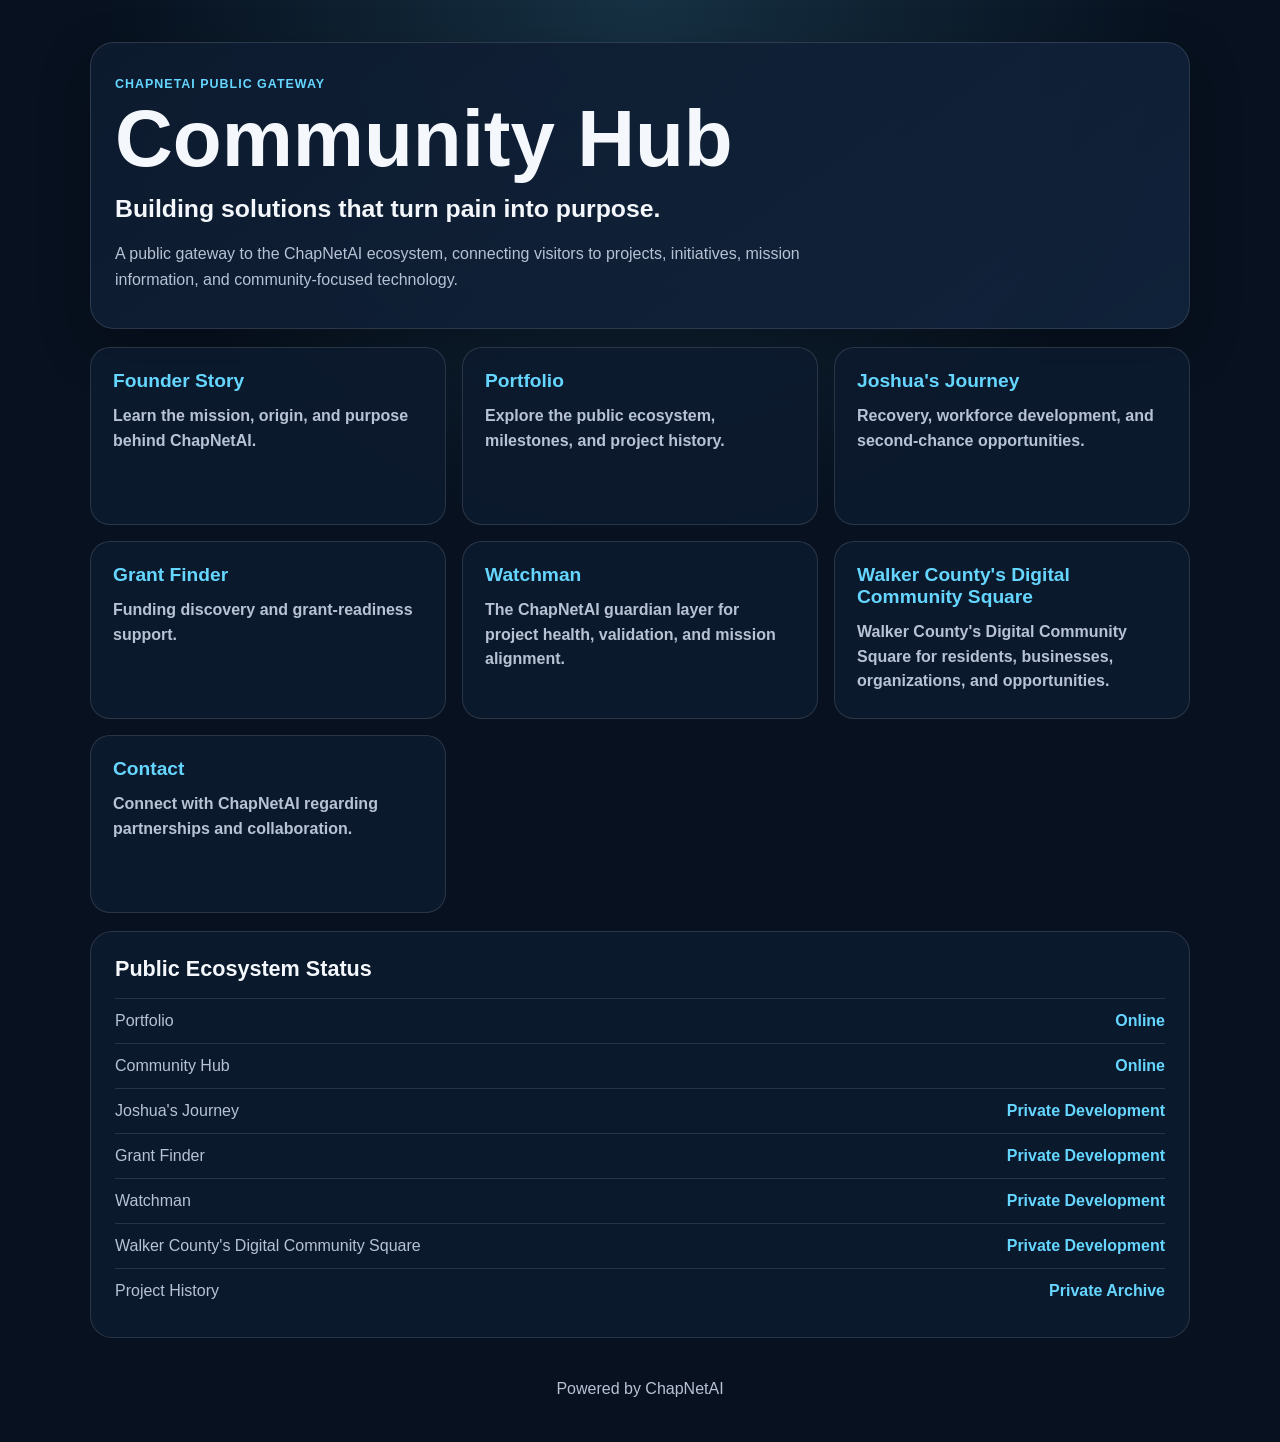
<file: templates/index.html>
<!DOCTYPE html>
<html lang="en">
<head>
    <meta charset="UTF-8">
    <title>ChapNetAI Community Hub</title>
    <meta name="viewport" content="width=device-width, initial-scale=1.0">
    <link rel="stylesheet" href="/static/style.css">
</head>
<body>
    <main class="page">
        <section class="hero">
            <p class="eyebrow">ChapNetAI Public Gateway</p>
            <h1>Community Hub</h1>
            <p class="tagline">Building solutions that turn pain into purpose.</p>
            <p class="summary">
                A public gateway to the ChapNetAI ecosystem, connecting visitors to projects,
                initiatives, mission information, and community-focused technology.
            </p>
        </section>

        <section class="grid">

            <a class="card" href="/founder-story">
                <h2>Founder Story</h2>
                <p>Learn the mission, origin, and purpose behind ChapNetAI.</p>
            </a>

            <a class="card" href="/portfolio">
                <h2>Portfolio</h2>
                <p>Explore the public ecosystem, milestones, and project history.</p>
            </a>

            <a class="card" href="/joshuas-journey">
                <h2>Joshua's Journey</h2>
                <p>Recovery, workforce development, and second-chance opportunities.</p>
            </a>

            <a class="card" href="/grant-finder">
                <h2>Grant Finder</h2>
                <p>Funding discovery and grant-readiness support.</p>
            </a>

            <a class="card" href="/watchman">
                <h2>Watchman</h2>
                <p>The ChapNetAI guardian layer for project health, validation, and mission alignment.</p>
            </a>

            <a class="card" href="/local-loop">
                <h2>Walker County's Digital Community Square</h2>
                <p>Walker County's Digital Community Square for residents, businesses, organizations, and opportunities.</p>
            </a>

            <a class="card" href="/contact">
                <h2>Contact</h2>
                <p>Connect with ChapNetAI regarding partnerships and collaboration.</p>
            </a>

        </section>

        <section class="status-panel">
            <h2>Public Ecosystem Status</h2>

            <div class="status-row">
                <span>Portfolio</span>
                <strong>Online</strong>
            </div>

            <div class="status-row">
                <span>Community Hub</span>
                <strong>Online</strong>
            </div>

            <div class="status-row">
                <span>Joshua's Journey</span>
                <strong>Private Development</strong>
            </div>

            <div class="status-row">
                <span>Grant Finder</span>
                <strong>Private Development</strong>
            </div>

            <div class="status-row">
                <span>Watchman</span>
                <strong>Private Development</strong>
            </div>

            <div class="status-row">
                <span>Walker County's Digital Community Square</span>
                <strong>Private Development</strong>
            </div>

            <div class="status-row">
                <span>Project History</span>
                <strong>Private Archive</strong>
            </div>
        </section>

        <footer>
            <p>Powered by ChapNetAI</p>
        </footer>
    </main>
</body>
</html>
</file>
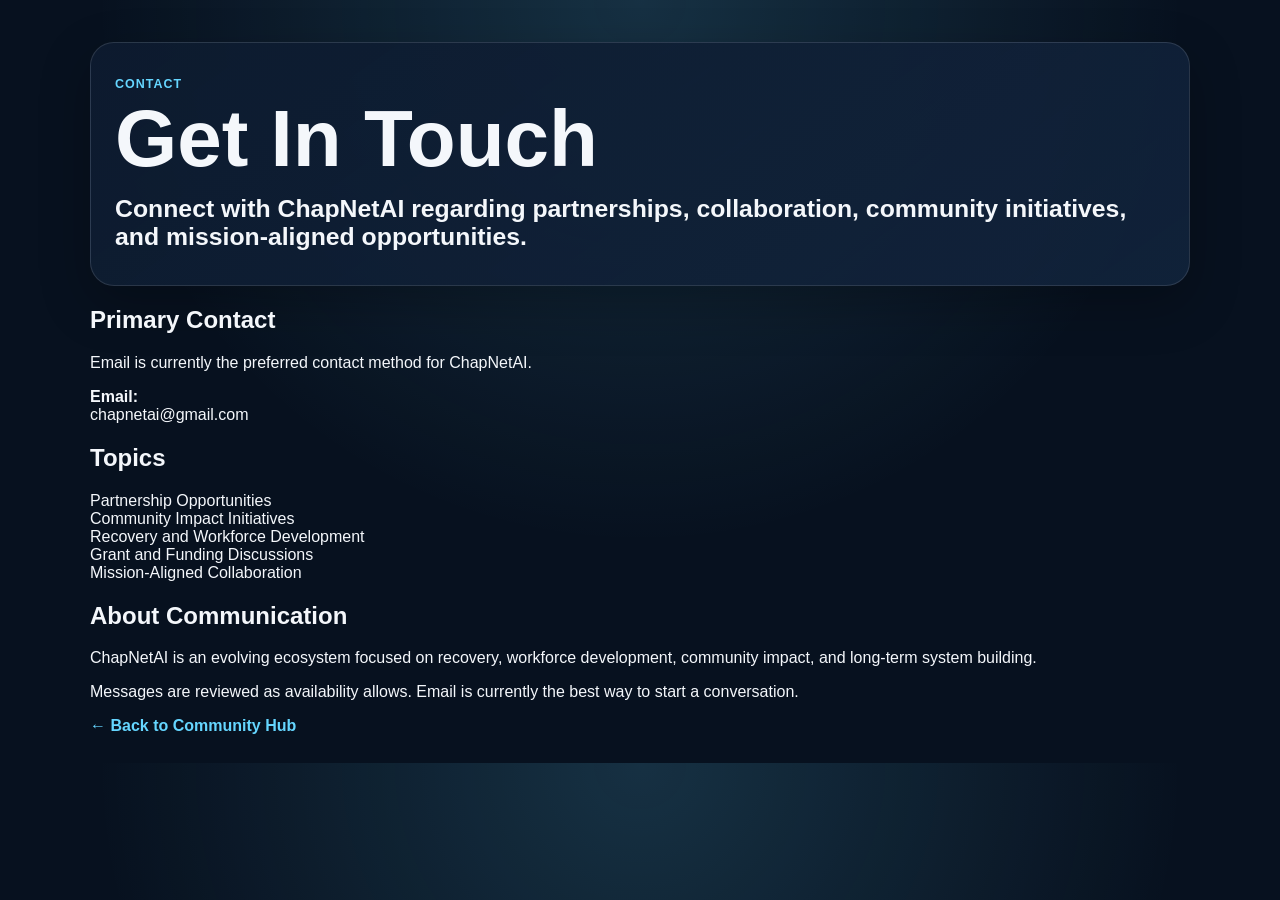
<file: templates/contact.html>
<!DOCTYPE html>
<html lang="en">
<head>
    <meta charset="UTF-8">
    <title>Contact | ChapNetAI Community Hub</title>
    <meta name="viewport" content="width=device-width, initial-scale=1.0">
    <link rel="stylesheet" href="/static/style.css">
</head>
<body>
    <main class="page content-page">
        <section class="hero light-hero">
            <p class="eyebrow">Contact</p>
            <h1>Get In Touch</h1>
            <p class="tagline">
                Connect with ChapNetAI regarding partnerships, collaboration, community initiatives, and mission-aligned opportunities.
            </p>
        </section>

        <section class="content-card">
            <h2>Primary Contact</h2>

            <p>
                Email is currently the preferred contact method for ChapNetAI.
            </p>

            <div class="mission-list">
                <div>
                    <strong>Email:</strong><br>
                    chapnetai@gmail.com
                </div>
            </div>
        </section>

        <section class="content-card">
            <h2>Topics</h2>

            <div class="mission-list">
                <div>Partnership Opportunities</div>
                <div>Community Impact Initiatives</div>
                <div>Recovery and Workforce Development</div>
                <div>Grant and Funding Discussions</div>
                <div>Mission-Aligned Collaboration</div>
            </div>
        </section>

        <section class="content-card">
            <h2>About Communication</h2>

            <p>
                ChapNetAI is an evolving ecosystem focused on recovery, workforce development,
                community impact, and long-term system building.
            </p>

            <p>
                Messages are reviewed as availability allows.
                Email is currently the best way to start a conversation.
            </p>
        </section>

        <nav class="page-actions">
            <a class="button-link" href="/">← Back to Community Hub</a>
        </nav>
    </main>
</body>
</html>
</file>
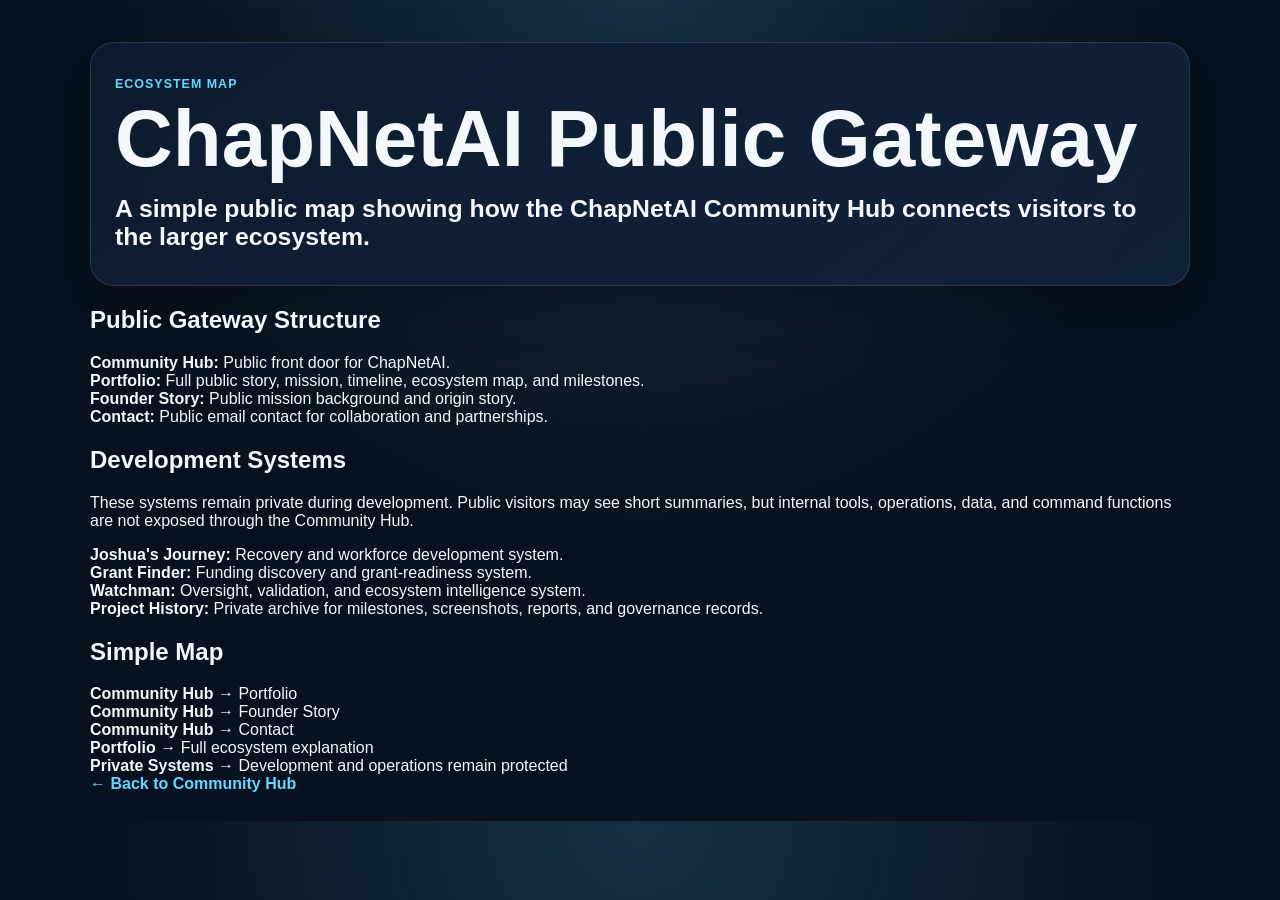
<file: templates/ecosystem_map.html>
<!DOCTYPE html>
<html lang="en">
<head>
    <meta charset="UTF-8">
    <title>Ecosystem Map | ChapNetAI Community Hub</title>
    <meta name="viewport" content="width=device-width, initial-scale=1.0">
    <link rel="stylesheet" href="/static/style.css">
</head>
<body>
    <main class="page content-page">
        <section class="hero light-hero">
            <p class="eyebrow">Ecosystem Map</p>
            <h1>ChapNetAI Public Gateway</h1>
            <p class="tagline">
                A simple public map showing how the ChapNetAI Community Hub connects visitors to the larger ecosystem.
            </p>
        </section>

        <section class="content-card">
            <h2>Public Gateway Structure</h2>
            <div class="mission-list">
                <div><strong>Community Hub:</strong> Public front door for ChapNetAI.</div>
                <div><strong>Portfolio:</strong> Full public story, mission, timeline, ecosystem map, and milestones.</div>
                <div><strong>Founder Story:</strong> Public mission background and origin story.</div>
                <div><strong>Contact:</strong> Public email contact for collaboration and partnerships.</div>
            </div>
        </section>

        <section class="content-card">
            <h2>Development Systems</h2>
            <p>
                These systems remain private during development. Public visitors may see short summaries, but internal tools,
                operations, data, and command functions are not exposed through the Community Hub.
            </p>

            <div class="mission-list">
                <div><strong>Joshua's Journey:</strong> Recovery and workforce development system.</div>
                <div><strong>Grant Finder:</strong> Funding discovery and grant-readiness system.</div>
                <div><strong>Watchman:</strong> Oversight, validation, and ecosystem intelligence system.</div>
                <div><strong>Project History:</strong> Private archive for milestones, screenshots, reports, and governance records.</div>
            </div>
        </section>

        <section class="content-card">
            <h2>Simple Map</h2>
            <div class="mission-list">
                <div><strong>Community Hub</strong> → Portfolio</div>
                <div><strong>Community Hub</strong> → Founder Story</div>
                <div><strong>Community Hub</strong> → Contact</div>
                <div><strong>Portfolio</strong> → Full ecosystem explanation</div>
                <div><strong>Private Systems</strong> → Development and operations remain protected</div>
            </div>
        </section>

        <nav class="page-actions">
            <a class="button-link" href="/">← Back to Community Hub</a>
        </nav>
    </main>
</body>
</html>
</file>
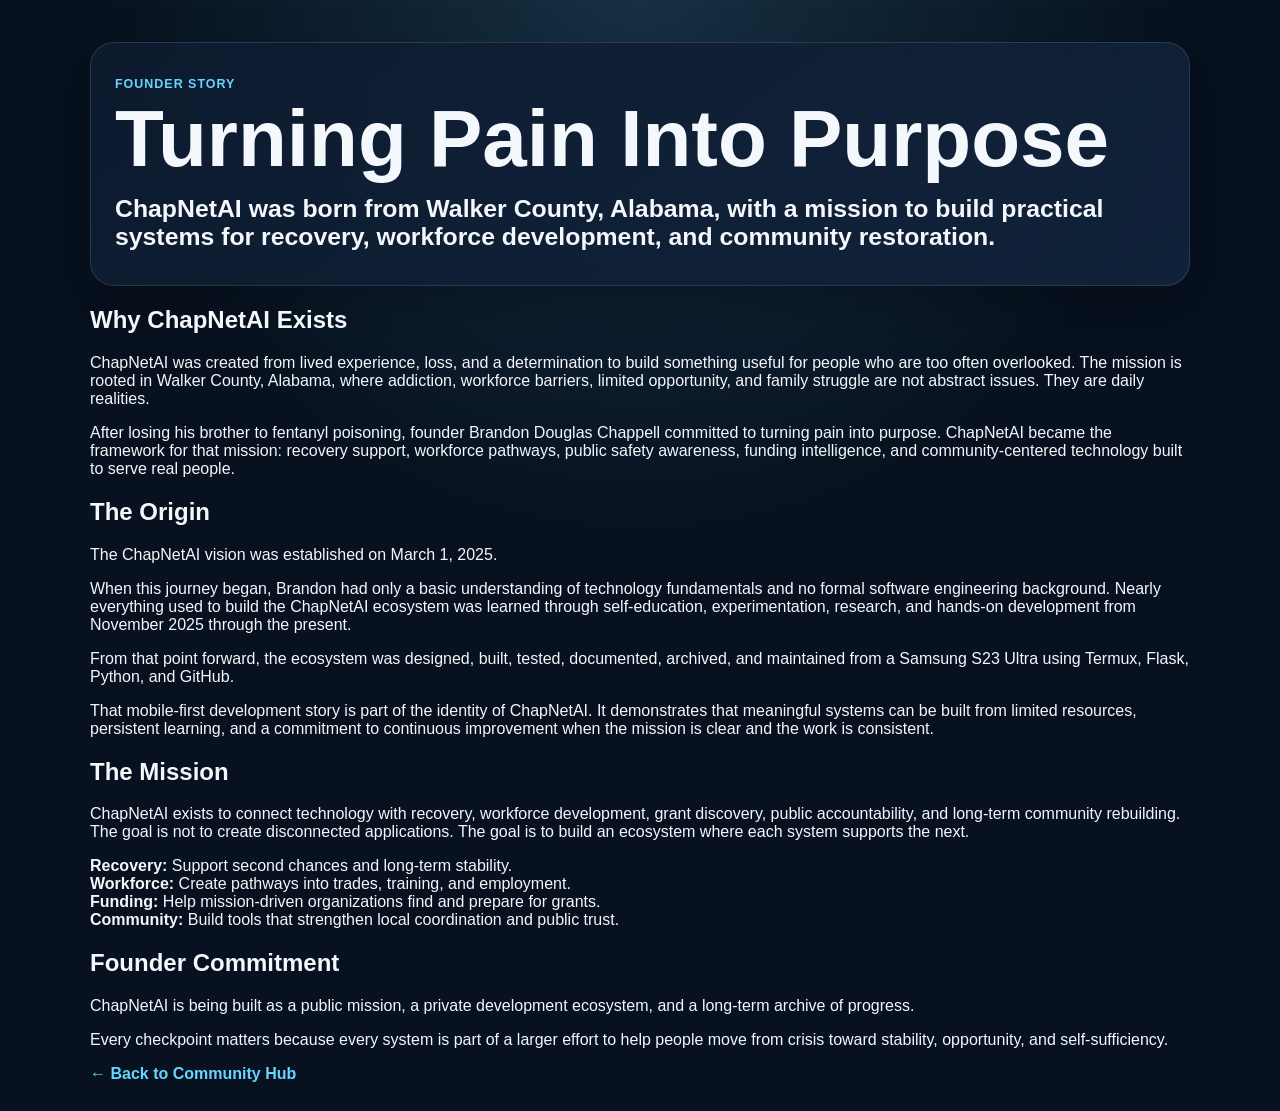
<file: templates/founder_story.html>
<!DOCTYPE html>
<html lang="en">
<head>
    <meta charset="UTF-8">
    <title>Founder Story | ChapNetAI Community Hub</title>
    <meta name="viewport" content="width=device-width, initial-scale=1.0">
    <link rel="stylesheet" href="/static/style.css">
</head>
<body>
    <main class="page content-page">
        <section class="hero light-hero">
            <p class="eyebrow">Founder Story</p>
            <h1>Turning Pain Into Purpose</h1>
            <p class="tagline">
                ChapNetAI was born from Walker County, Alabama, with a mission to build practical systems for recovery, workforce development, and community restoration.
            </p>
        </section>

        <section class="content-card">
            <h2>Why ChapNetAI Exists</h2>

            <p>
                ChapNetAI was created from lived experience, loss, and a determination to build something useful for people who are too often overlooked.
                The mission is rooted in Walker County, Alabama, where addiction, workforce barriers, limited opportunity, and family struggle are not abstract issues.
                They are daily realities.
            </p>

            <p>
                After losing his brother to fentanyl poisoning, founder Brandon Douglas Chappell committed to turning pain into purpose.
                ChapNetAI became the framework for that mission: recovery support, workforce pathways, public safety awareness, funding intelligence,
                and community-centered technology built to serve real people.
            </p>
        </section>

        <section class="content-card">
            <h2>The Origin</h2>

            <p>
                The ChapNetAI vision was established on March 1, 2025.
            </p>

            <p>
                When this journey began, Brandon had only a basic understanding of technology fundamentals and no formal software engineering background.
                Nearly everything used to build the ChapNetAI ecosystem was learned through self-education, experimentation, research, and hands-on development
                from November 2025 through the present.
            </p>

            <p>
                From that point forward, the ecosystem was designed, built, tested, documented, archived, and maintained from a Samsung S23 Ultra using
                Termux, Flask, Python, and GitHub.
            </p>

            <p>
                That mobile-first development story is part of the identity of ChapNetAI.
                It demonstrates that meaningful systems can be built from limited resources, persistent learning, and a commitment to continuous improvement
                when the mission is clear and the work is consistent.
            </p>
        </section>

        <section class="content-card">
            <h2>The Mission</h2>

            <p>
                ChapNetAI exists to connect technology with recovery, workforce development, grant discovery, public accountability,
                and long-term community rebuilding.
                The goal is not to create disconnected applications.
                The goal is to build an ecosystem where each system supports the next.
            </p>

            <div class="mission-list">
                <div><strong>Recovery:</strong> Support second chances and long-term stability.</div>
                <div><strong>Workforce:</strong> Create pathways into trades, training, and employment.</div>
                <div><strong>Funding:</strong> Help mission-driven organizations find and prepare for grants.</div>
                <div><strong>Community:</strong> Build tools that strengthen local coordination and public trust.</div>
            </div>
        </section>

        <section class="content-card">
            <h2>Founder Commitment</h2>

            <p>
                ChapNetAI is being built as a public mission, a private development ecosystem,
                and a long-term archive of progress.
            </p>

            <p>
                Every checkpoint matters because every system is part of a larger effort to help people move from crisis toward stability,
                opportunity, and self-sufficiency.
            </p>
        </section>

        <nav class="page-actions">
            <a class="button-link" href="/">← Back to Community Hub</a>
        </nav>
    </main>
</body>
</html>
</file>
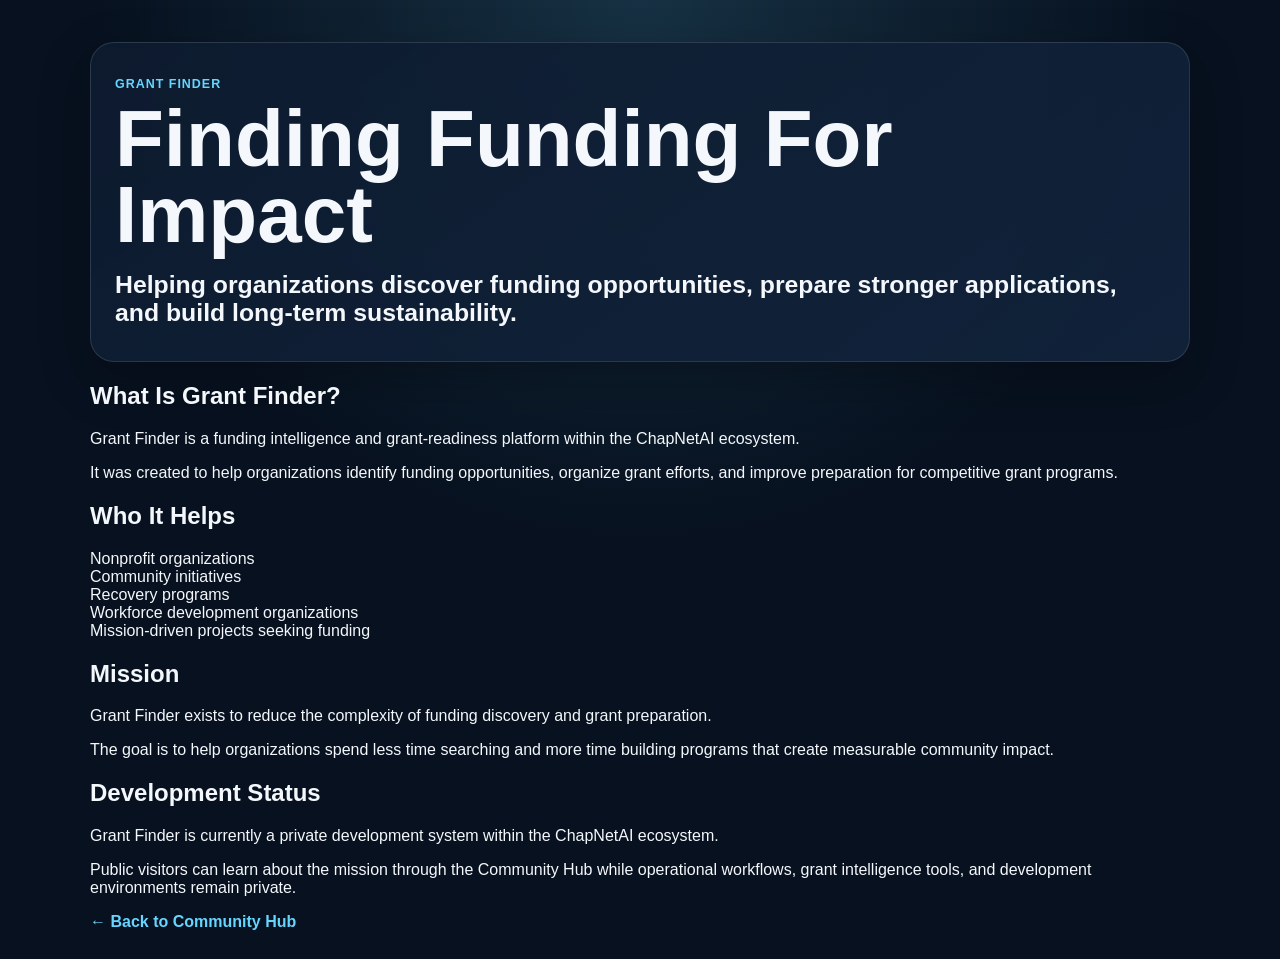
<file: templates/grant_finder.html>
<!DOCTYPE html>
<html lang="en">
<head>
    <meta charset="UTF-8">
    <title>Grant Finder | ChapNetAI Community Hub</title>
    <meta name="viewport" content="width=device-width, initial-scale=1.0">
    <link rel="stylesheet" href="/static/style.css">
</head>
<body>
    <main class="page content-page">

        <section class="hero light-hero">
            <p class="eyebrow">Grant Finder</p>
            <h1>Finding Funding For Impact</h1>
            <p class="tagline">
                Helping organizations discover funding opportunities, prepare stronger applications, and build long-term sustainability.
            </p>
        </section>

        <section class="content-card">
            <h2>What Is Grant Finder?</h2>

            <p>
                Grant Finder is a funding intelligence and grant-readiness platform within the ChapNetAI ecosystem.
            </p>

            <p>
                It was created to help organizations identify funding opportunities, organize grant efforts,
                and improve preparation for competitive grant programs.
            </p>
        </section>

        <section class="content-card">
            <h2>Who It Helps</h2>

            <div class="mission-list">
                <div>Nonprofit organizations</div>
                <div>Community initiatives</div>
                <div>Recovery programs</div>
                <div>Workforce development organizations</div>
                <div>Mission-driven projects seeking funding</div>
            </div>
        </section>

        <section class="content-card">
            <h2>Mission</h2>

            <p>
                Grant Finder exists to reduce the complexity of funding discovery and grant preparation.
            </p>

            <p>
                The goal is to help organizations spend less time searching and more time building programs
                that create measurable community impact.
            </p>
        </section>

        <section class="content-card">
            <h2>Development Status</h2>

            <p>
                Grant Finder is currently a private development system within the ChapNetAI ecosystem.
            </p>

            <p>
                Public visitors can learn about the mission through the Community Hub while operational workflows,
                grant intelligence tools, and development environments remain private.
            </p>
        </section>

        <nav class="page-actions">
            <a class="button-link" href="/">← Back to Community Hub</a>
        </nav>

    </main>
</body>
</html>
</file>
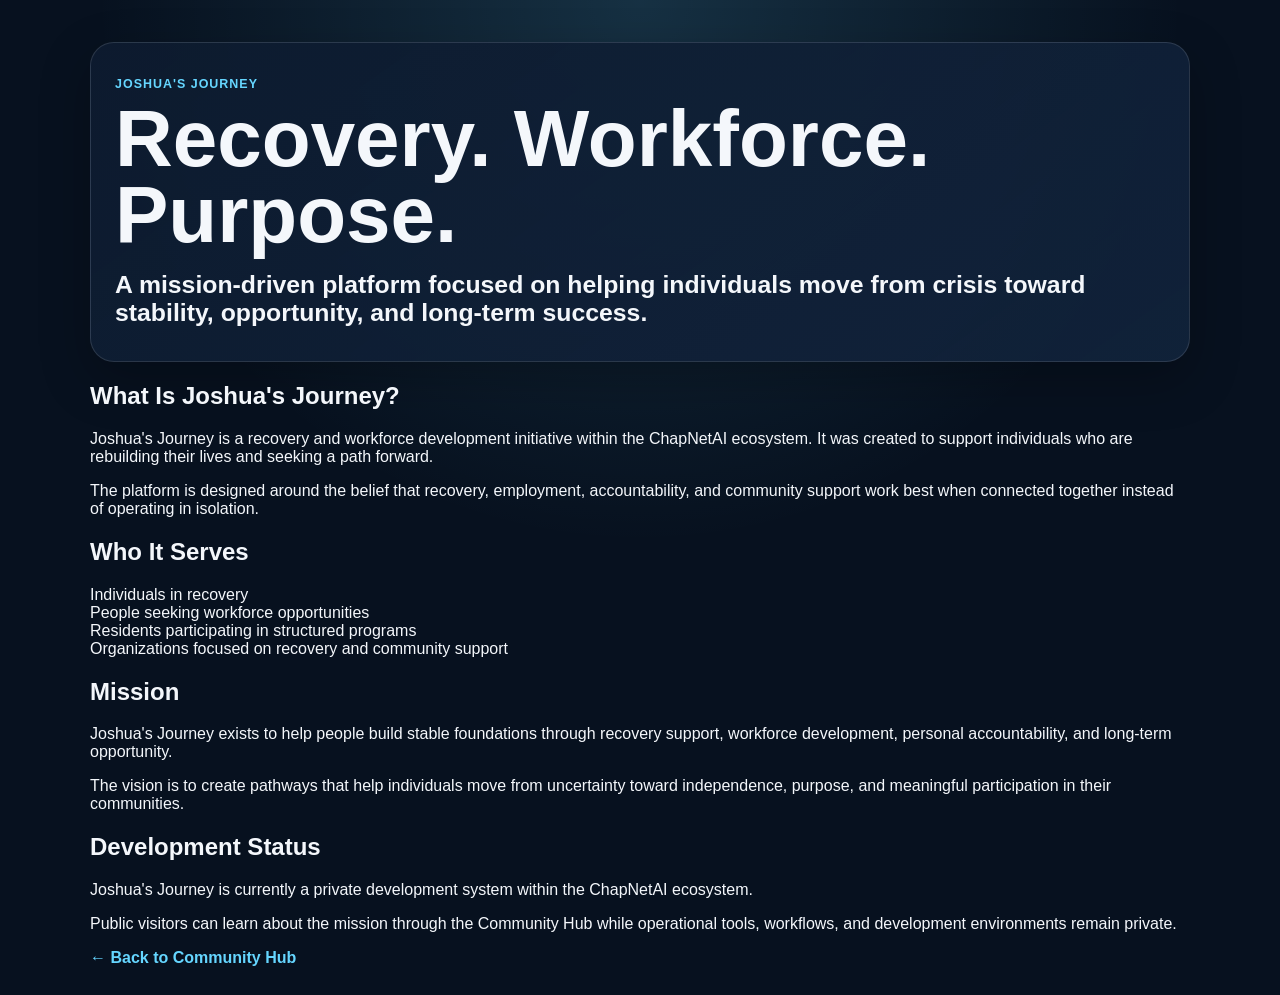
<file: templates/joshuas_journey.html>
<!DOCTYPE html>
<html lang="en">
<head>
    <meta charset="UTF-8">
    <title>Joshua's Journey | ChapNetAI Community Hub</title>
    <meta name="viewport" content="width=device-width, initial-scale=1.0">
    <link rel="stylesheet" href="/static/style.css">
</head>
<body>
    <main class="page content-page">

        <section class="hero light-hero">
            <p class="eyebrow">Joshua's Journey</p>
            <h1>Recovery. Workforce. Purpose.</h1>
            <p class="tagline">
                A mission-driven platform focused on helping individuals move from crisis toward stability, opportunity, and long-term success.
            </p>
        </section>

        <section class="content-card">
            <h2>What Is Joshua's Journey?</h2>

            <p>
                Joshua's Journey is a recovery and workforce development initiative within the ChapNetAI ecosystem.
                It was created to support individuals who are rebuilding their lives and seeking a path forward.
            </p>

            <p>
                The platform is designed around the belief that recovery, employment, accountability, and community support
                work best when connected together instead of operating in isolation.
            </p>
        </section>

        <section class="content-card">
            <h2>Who It Serves</h2>

            <div class="mission-list">
                <div>Individuals in recovery</div>
                <div>People seeking workforce opportunities</div>
                <div>Residents participating in structured programs</div>
                <div>Organizations focused on recovery and community support</div>
            </div>
        </section>

        <section class="content-card">
            <h2>Mission</h2>

            <p>
                Joshua's Journey exists to help people build stable foundations through recovery support,
                workforce development, personal accountability, and long-term opportunity.
            </p>

            <p>
                The vision is to create pathways that help individuals move from uncertainty toward
                independence, purpose, and meaningful participation in their communities.
            </p>
        </section>

        <section class="content-card">
            <h2>Development Status</h2>

            <p>
                Joshua's Journey is currently a private development system within the ChapNetAI ecosystem.
            </p>

            <p>
                Public visitors can learn about the mission through the Community Hub while operational tools,
                workflows, and development environments remain private.
            </p>
        </section>

        <nav class="page-actions">
            <a class="button-link" href="/">← Back to Community Hub</a>
        </nav>

    </main>
</body>
</html>
</file>
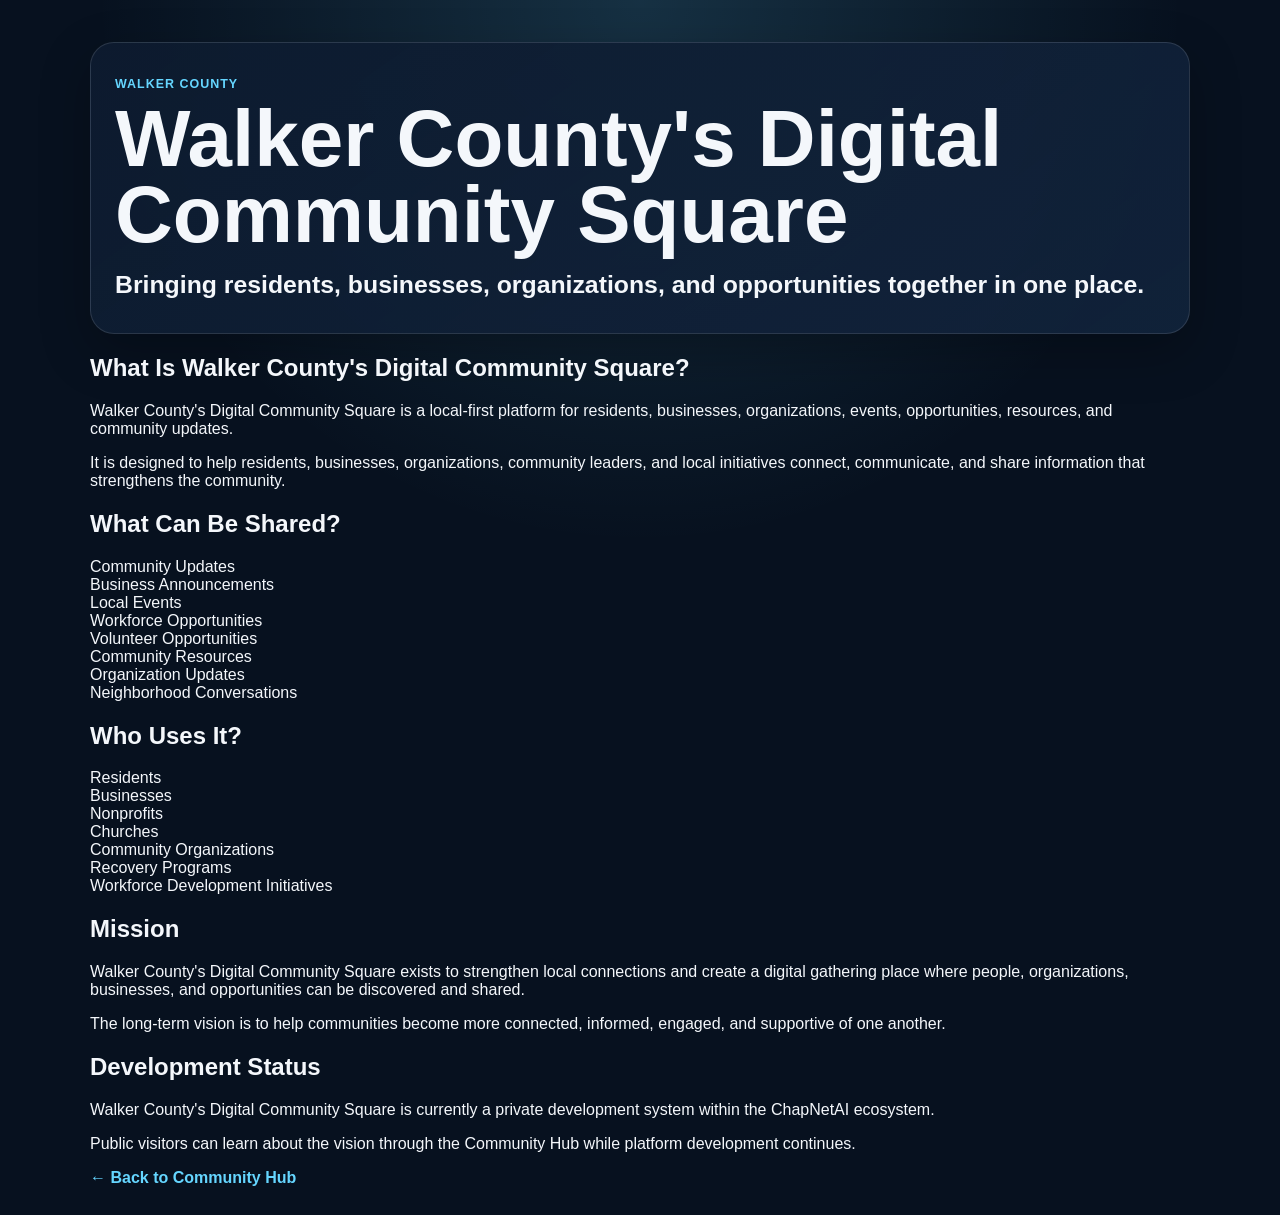
<file: templates/local_loop.html>
<!DOCTYPE html>
<html lang="en">
<head>
    <meta charset="UTF-8">
    <title>Walker County's Digital Community Square | ChapNetAI Community Hub</title>
    <meta name="viewport" content="width=device-width, initial-scale=1.0">
    <link rel="stylesheet" href="/static/style.css">
</head>
<body>
    <main class="page content-page">

        <section class="hero light-hero">
            <p class="eyebrow">Walker County</p>
            <h1>Walker County's Digital Community Square</h1>
            <p class="tagline">
                Bringing residents, businesses, organizations, and opportunities together in one place.
            </p>
        </section>

        <section class="content-card">
            <h2>What Is Walker County's Digital Community Square?</h2>

            <p>
                Walker County's Digital Community Square is a local-first platform for residents, businesses, organizations, events, opportunities, resources, and community updates.
            </p>

            <p>
                It is designed to help residents, businesses, organizations,
                community leaders, and local initiatives connect, communicate,
                and share information that strengthens the community.
            </p>
        </section>

        <section class="content-card">
            <h2>What Can Be Shared?</h2>

            <div class="mission-list">
                <div>Community Updates</div>
                <div>Business Announcements</div>
                <div>Local Events</div>
                <div>Workforce Opportunities</div>
                <div>Volunteer Opportunities</div>
                <div>Community Resources</div>
                <div>Organization Updates</div>
                <div>Neighborhood Conversations</div>
            </div>
        </section>

        <section class="content-card">
            <h2>Who Uses It?</h2>

            <div class="mission-list">
                <div>Residents</div>
                <div>Businesses</div>
                <div>Nonprofits</div>
                <div>Churches</div>
                <div>Community Organizations</div>
                <div>Recovery Programs</div>
                <div>Workforce Development Initiatives</div>
            </div>
        </section>

        <section class="content-card">
            <h2>Mission</h2>

            <p>
                Walker County's Digital Community Square exists to strengthen local connections and create a
                digital gathering place where people, organizations, businesses,
                and opportunities can be discovered and shared.
            </p>

            <p>
                The long-term vision is to help communities become more connected,
                informed, engaged, and supportive of one another.
            </p>
        </section>

        <section class="content-card">
            <h2>Development Status</h2>

            <p>
                Walker County's Digital Community Square is currently a private development system within the
                ChapNetAI ecosystem.
            </p>

            <p>
                Public visitors can learn about the vision through the Community Hub
                while platform development continues.
            </p>
        </section>

        <nav class="page-actions">
            <a class="button-link" href="/">← Back to Community Hub</a>
        </nav>

    </main>
</body>
</html>
</file>
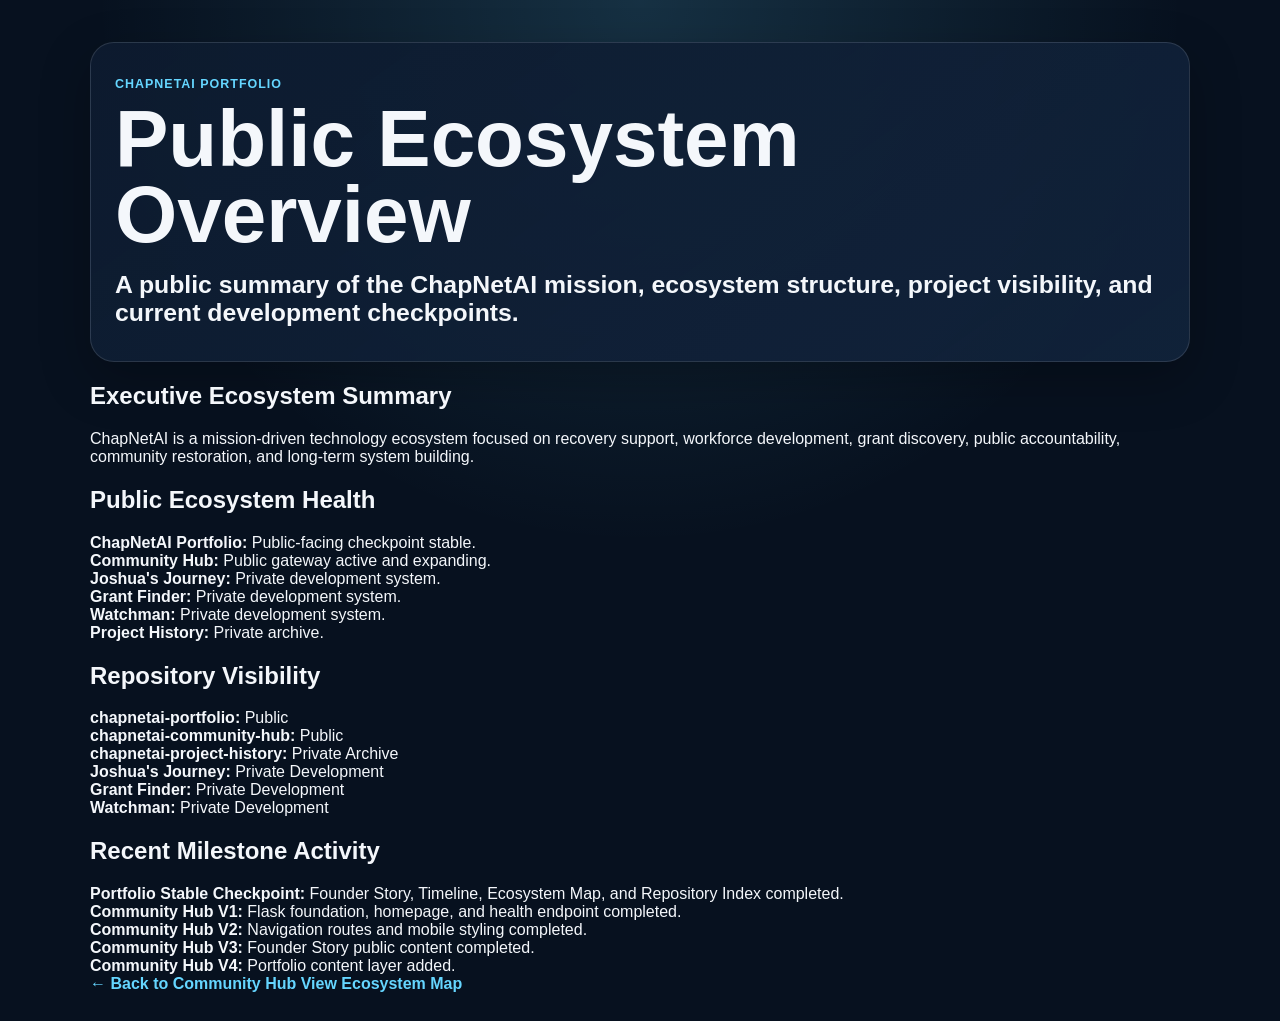
<file: templates/portfolio.html>
<!DOCTYPE html>
<html lang="en">
<head>
    <meta charset="UTF-8">
    <title>Portfolio | ChapNetAI Community Hub</title>
    <meta name="viewport" content="width=device-width, initial-scale=1.0">
    <link rel="stylesheet" href="/static/style.css">
</head>
<body>
    <main class="page content-page">
        <section class="hero light-hero">
            <p class="eyebrow">ChapNetAI Portfolio</p>
            <h1>Public Ecosystem Overview</h1>
            <p class="tagline">
                A public summary of the ChapNetAI mission, ecosystem structure, project visibility, and current development checkpoints.
            </p>
        </section>

        <section class="content-card">
            <h2>Executive Ecosystem Summary</h2>
            <p>
                ChapNetAI is a mission-driven technology ecosystem focused on recovery support, workforce development,
                grant discovery, public accountability, community restoration, and long-term system building.
            </p>
        </section>

        <section class="content-card">
            <h2>Public Ecosystem Health</h2>
            <div class="mission-list">
                <div><strong>ChapNetAI Portfolio:</strong> Public-facing checkpoint stable.</div>
                <div><strong>Community Hub:</strong> Public gateway active and expanding.</div>
                <div><strong>Joshua's Journey:</strong> Private development system.</div>
                <div><strong>Grant Finder:</strong> Private development system.</div>
                <div><strong>Watchman:</strong> Private development system.</div>
                <div><strong>Project History:</strong> Private archive.</div>
            </div>
        </section>

        <section class="content-card">
            <h2>Repository Visibility</h2>
            <div class="mission-list">
                <div><strong>chapnetai-portfolio:</strong> Public</div>
                <div><strong>chapnetai-community-hub:</strong> Public</div>
                <div><strong>chapnetai-project-history:</strong> Private Archive</div>
                <div><strong>Joshua's Journey:</strong> Private Development</div>
                <div><strong>Grant Finder:</strong> Private Development</div>
                <div><strong>Watchman:</strong> Private Development</div>
            </div>
        </section>

        <section class="content-card">
            <h2>Recent Milestone Activity</h2>
            <div class="mission-list">
                <div><strong>Portfolio Stable Checkpoint:</strong> Founder Story, Timeline, Ecosystem Map, and Repository Index completed.</div>
                <div><strong>Community Hub V1:</strong> Flask foundation, homepage, and health endpoint completed.</div>
                <div><strong>Community Hub V2:</strong> Navigation routes and mobile styling completed.</div>
                <div><strong>Community Hub V3:</strong> Founder Story public content completed.</div>
                <div><strong>Community Hub V4:</strong> Portfolio content layer added.</div>
            </div>
        </section>

        <nav class="page-actions">
            <a class="button-link" href="/">← Back to Community Hub</a>
            <a class="button-link secondary" href="/ecosystem-map">View Ecosystem Map</a>
        </nav>
    </main>
</body>
</html>
</file>
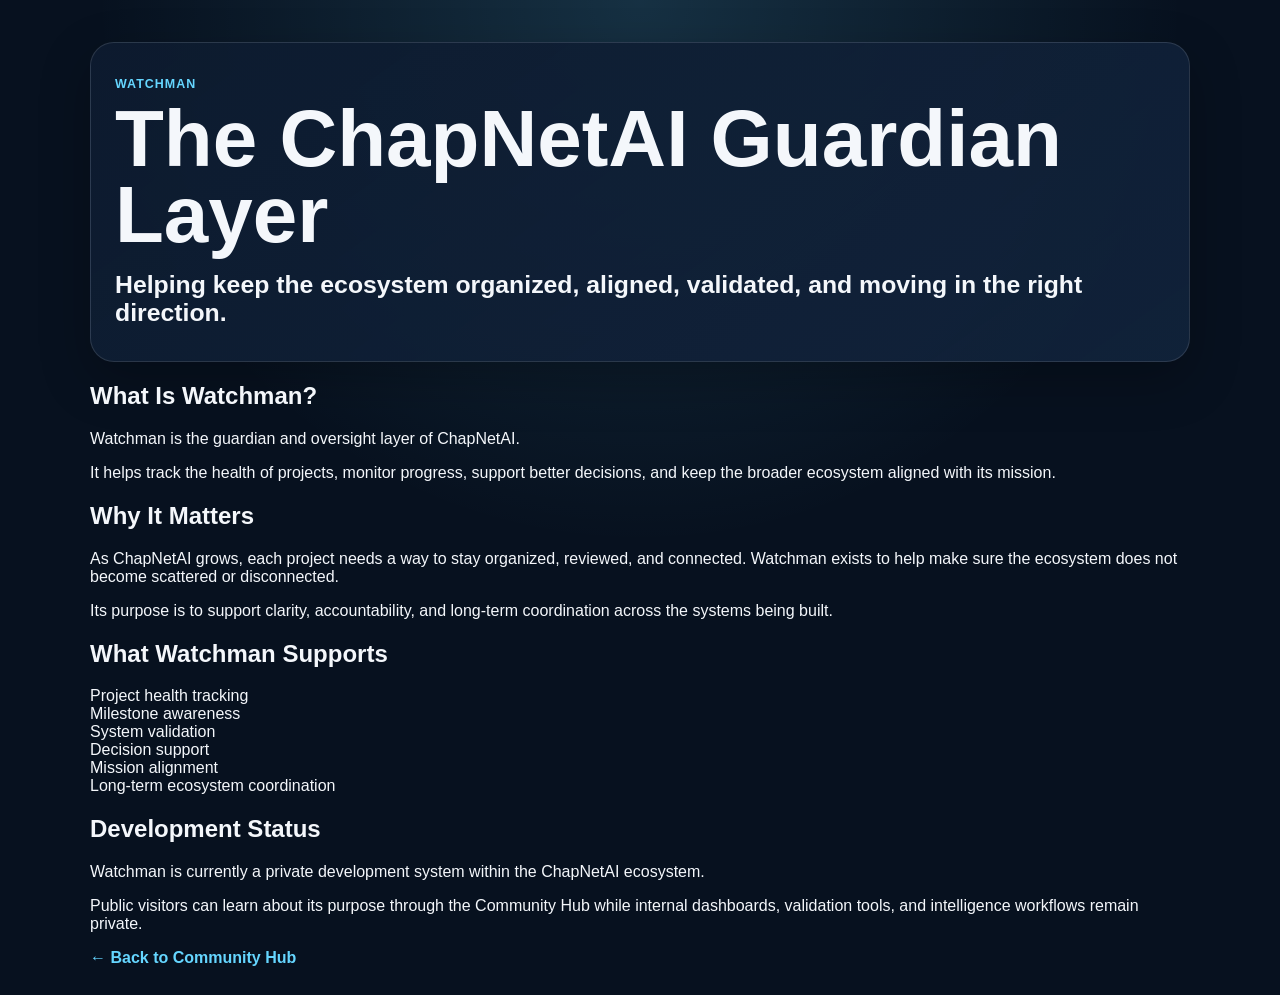
<file: templates/watchman.html>
<!DOCTYPE html>
<html lang="en">
<head>
    <meta charset="UTF-8">
    <title>Watchman | ChapNetAI Community Hub</title>
    <meta name="viewport" content="width=device-width, initial-scale=1.0">
    <link rel="stylesheet" href="/static/style.css">
</head>
<body>
    <main class="page content-page">

        <section class="hero light-hero">
            <p class="eyebrow">Watchman</p>
            <h1>The ChapNetAI Guardian Layer</h1>
            <p class="tagline">
                Helping keep the ecosystem organized, aligned, validated, and moving in the right direction.
            </p>
        </section>

        <section class="content-card">
            <h2>What Is Watchman?</h2>

            <p>
                Watchman is the guardian and oversight layer of ChapNetAI.
            </p>

            <p>
                It helps track the health of projects, monitor progress, support better decisions,
                and keep the broader ecosystem aligned with its mission.
            </p>
        </section>

        <section class="content-card">
            <h2>Why It Matters</h2>

            <p>
                As ChapNetAI grows, each project needs a way to stay organized, reviewed, and connected.
                Watchman exists to help make sure the ecosystem does not become scattered or disconnected.
            </p>

            <p>
                Its purpose is to support clarity, accountability, and long-term coordination across the systems being built.
            </p>
        </section>

        <section class="content-card">
            <h2>What Watchman Supports</h2>

            <div class="mission-list">
                <div>Project health tracking</div>
                <div>Milestone awareness</div>
                <div>System validation</div>
                <div>Decision support</div>
                <div>Mission alignment</div>
                <div>Long-term ecosystem coordination</div>
            </div>
        </section>

        <section class="content-card">
            <h2>Development Status</h2>

            <p>
                Watchman is currently a private development system within the ChapNetAI ecosystem.
            </p>

            <p>
                Public visitors can learn about its purpose through the Community Hub while internal dashboards,
                validation tools, and intelligence workflows remain private.
            </p>
        </section>

        <nav class="page-actions">
            <a class="button-link" href="/">← Back to Community Hub</a>
        </nav>

    </main>
</body>
</html>
</file>
<file: static/style.css>
:root {
    --bg: #07111f;
    --panel: #0d1b2f;
    --panel-soft: #12243d;
    --text: #f4f7fb;
    --muted: #b7c2d4;
    --line: rgba(255, 255, 255, 0.12);
    --accent: #65d6ff;
    --accent-soft: rgba(101, 214, 255, 0.12);
}

* {
    box-sizing: border-box;
}

body {
    margin: 0;
    font-family: Arial, Helvetica, sans-serif;
    background:
        radial-gradient(circle at top, rgba(101, 214, 255, 0.16), transparent 34rem),
        var(--bg);
    color: var(--text);
}

.page {
    width: min(1100px, 92vw);
    margin: 0 auto;
    padding: 42px 0 28px;
}

.hero {
    padding: 34px 24px;
    border: 1px solid var(--line);
    border-radius: 24px;
    background: linear-gradient(145deg, rgba(13, 27, 47, 0.96), rgba(18, 36, 61, 0.88));
    box-shadow: 0 18px 50px rgba(0, 0, 0, 0.25);
}

.eyebrow {
    margin: 0 0 10px;
    color: var(--accent);
    font-weight: 700;
    letter-spacing: 0.08em;
    text-transform: uppercase;
    font-size: 0.78rem;
}

h1 {
    margin: 0;
    font-size: clamp(2.4rem, 10vw, 5rem);
    line-height: 0.95;
}

.tagline {
    margin: 18px 0 0;
    font-size: clamp(1.1rem, 4vw, 1.55rem);
    color: var(--text);
    font-weight: 700;
}

.summary {
    max-width: 760px;
    margin: 18px 0 0;
    color: var(--muted);
    line-height: 1.65;
    font-size: 1rem;
}

.grid {
    display: grid;
    grid-template-columns: repeat(3, 1fr);
    gap: 16px;
    margin-top: 18px;
}

.card {
    display: block;
    min-height: 178px;
    padding: 22px;
    border: 1px solid var(--line);
    border-radius: 20px;
    background: rgba(13, 27, 47, 0.88);
    color: var(--text);
    text-decoration: none;
    transition: transform 0.18s ease, border-color 0.18s ease, background 0.18s ease;
}

.card:hover,
.card:focus {
    transform: translateY(-3px);
    border-color: rgba(101, 214, 255, 0.65);
    background: var(--panel-soft);
    outline: none;
}

.card h2 {
    margin: 0 0 12px;
    font-size: 1.2rem;
}

.card p {
    margin: 0;
    color: var(--muted);
    line-height: 1.55;
}

.status-panel {
    margin-top: 18px;
    padding: 24px;
    border: 1px solid var(--line);
    border-radius: 22px;
    background: rgba(13, 27, 47, 0.9);
}

.status-panel h2 {
    margin: 0 0 16px;
    font-size: 1.35rem;
}

.status-row {
    display: flex;
    justify-content: space-between;
    gap: 16px;
    padding: 13px 0;
    border-top: 1px solid var(--line);
}

.status-row span {
    color: var(--muted);
}

.status-row strong {
    color: var(--accent);
    text-align: right;
}

footer {
    padding: 26px 0 0;
    text-align: center;
    color: var(--muted);
}

@media (max-width: 820px) {
    .grid {
        grid-template-columns: 1fr;
    }

    .hero,
    .status-panel,
    .card {
        border-radius: 18px;
    }

    .status-row {
        flex-direction: column;
        gap: 4px;
    }

    .status-row strong {
        text-align: left;
    }
}

a {
    color: #65d6ff;
    text-decoration: none;
    font-weight: 600;
}

a:hover {
    text-decoration: underline;
}

.page a {
    color: #65d6ff;
}

.page a:visited {
    color: #65d6ff;
}
</file>
